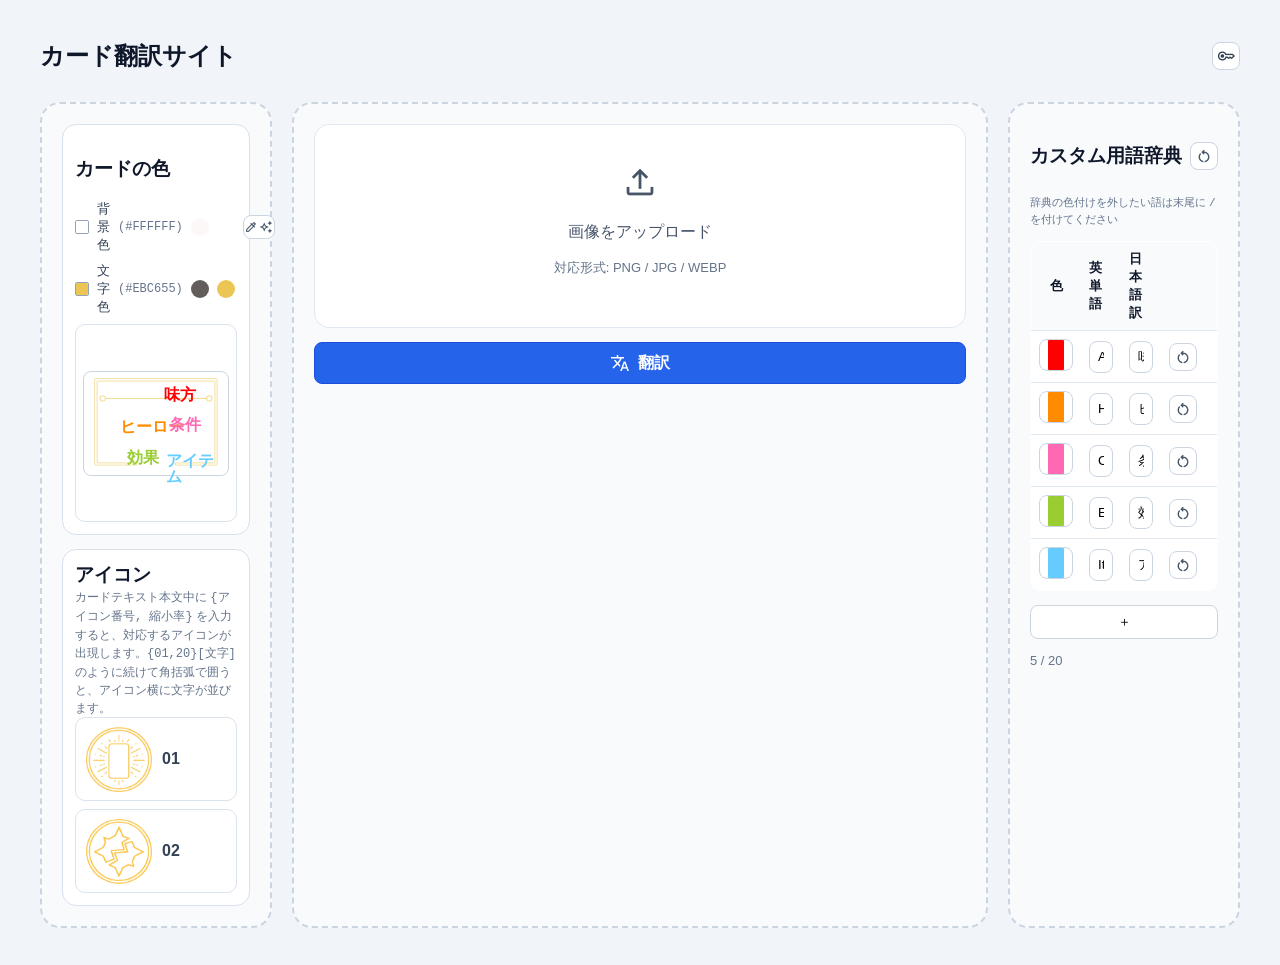
<file: index.html>
<!DOCTYPE html>
<html lang="ja">
<head>
<meta charset="UTF-8">
<title>カード翻訳サイト</title>
<link rel="stylesheet" href="https://fonts.googleapis.com/css2?family=Material+Symbols+Outlined:opsz,wght,FILL,GRAD@20,400,0,0" />

<link rel="stylesheet" href="style.css" />

</head>

<body>

<div class="container">

<div class="title">
<div class="title-text">カード翻訳サイト</div>
<div class="title-actions">
<button id="apiKeyOpenBtn" class="key-icon-btn" type="button" aria-label="APIキー入力を開く">
<span class="material-symbols-outlined">key</span>
</button>
</div>
</div>

<div class="layout">

<!-- カード背景生成 -->

<div class="panel editor-side">
<div class="editor">
<h3>カードの色</h3>
<div class="dict-color-rows">
<div class="dict-color-row">
<input id="bgColorInput" class="color-chip-input" type="color" value="#ffffff" aria-label="背景色を選択">
<span>背景色</span>
<span id="bgColorCode" class="color-code">(#FFFFFF)</span>
<div class="color-row-actions">
<button class="bg-color-preset-btn" type="button" data-color="#FCF8F8" aria-label="背景色を #FCF8F8 にする"></button>
<button id="refreshBgColorBtn" class="color-reset-btn color-action-btn" type="button" aria-label="背景色を再取得">
<span class="material-symbols-outlined">colorize</span>
<span class="material-symbols-outlined">auto_awesome</span>
</button>
</div>
</div>
<div class="dict-color-row">
<input id="textColorInput" class="color-chip-input" type="color" value="#ebc655" aria-label="文字色を選択">
<span>文字色</span>
<span id="textColorCode" class="color-code">(#EBC655)</span>
<div class="color-row-actions">
<button class="text-color-preset-btn" type="button" data-color="#625C5B" aria-label="文字色を #625C5B にする"></button>
<button class="text-color-preset-btn gold" type="button" data-color="#EBC655" aria-label="文字色を #EBC655 にする"></button>
</div>
</div>
</div>
<div class="bg-preview-wrap">
<img id="bgPreviewImage" src="image/flame.png" alt="生成されたカード背景プレビュー">
<div class="bg-preview-glossary" aria-hidden="true">
<span class="bg-preview-word ally">味方</span>
<span class="bg-preview-word hero">ヒーロー</span>
<span class="bg-preview-word condition">条件</span>
<span class="bg-preview-word effect">効果</span>
<span class="bg-preview-word item">アイテム</span>
</div>
</div>
</div>
<div class="editor icon-panel">
<h3>アイコン</h3>
<div class="icon-panel-note">カードテキスト本文中に <code>{アイコン番号, 縮小率}</code> を入力すると、対応するアイコンが出現します。<code>{01,20}[文字]</code> のように続けて角括弧で囲うと、アイコン横に文字が並びます。</div>
<div class="icon-panel-list">
<div class="icon-panel-item">
<img src="image/ability_01.png" alt="ability_01 アイコン">
<span>01</span>
</div>
<div class="icon-panel-item">
<img src="image/ability_02.png" alt="ability_02 アイコン">
<span>02</span>
</div>
</div>
</div>
</div>

<!-- カードアップロード -->

<div class="panel main">

<div class="droparea" id="cardDrop">
<div id="cardDropPlaceholder">
<div class="icon"><span class="material-symbols-outlined">upload</span></div>
<p>画像をアップロード</p>
<p class="meta">対応形式: PNG / JPG / WEBP</p>
</div>
<div class="thumb-viewport">
<button id="prevBtn" class="nav-btn" aria-label="前へ">◀</button>
<div class="thumb-track-wrap">
<div id="thumbTrack" class="thumb-track"></div>
</div>
<button id="nextBtn" class="nav-btn" aria-label="次へ">▶</button>
</div>
</div>
<input id="replaceInput" type="file" accept="image/*" style="display:none;">

<button id="goBtn" class="btn primary action-primary-btn" type="button">
<span class="material-symbols-outlined">translate</span>
<span>翻訳</span>
</button>
<div id="resultPanel" class="result-panel hide">
<div class="result-header">
<h3>翻訳結果</h3>
</div>
<div class="result-viewport">
<button id="resultPrevBtn" class="nav-btn" aria-label="翻訳結果 前へ">◀</button>
<div class="result-track-wrap">
<div id="resultList" class="result-list"></div>
</div>
<button id="resultNextBtn" class="nav-btn" aria-label="翻訳結果 次へ">▶</button>
</div>
</div>
<button id="printBtn" class="btn primary print-action-btn hide" type="button" aria-label="印刷">
<span class="material-symbols-outlined">print</span>
<span>印刷</span>
</button>

</div>

<!-- カスタム用語辞典 -->

<div class="panel side">

<div class="glossary-title-row">
<h3>カスタム用語辞典</h3>
<button id="resetGlossaryBtn" class="glossary-reset-btn" type="button" aria-label="カスタム用語辞典をリセット">
<span class="material-symbols-outlined">restart_alt</span>
</button>
</div>
<div class="glossary-note">辞典の色付けを外したい語は末尾に <code>/</code> を付けてください</div>
<table class="dict-table">
<thead>
<tr>
<th class="color-col">色</th>
<th>英単語</th>
<th>日本語訳</th>
<th class="delete-col"></th>
</tr>
</thead>
<tbody id="termBody"></tbody>
</table>
<button id="addTermBtn" class="btn dict-add" type="button">＋</button>
<div class="meta" id="termMeta">1 / 20</div>

</div>

</div>

</div>

<div id="apiKeyModal" class="modal hide">
<div class="modal-card">
<h3 style="margin:0;">OpenAI API Key</h3>
<div class="field" style="margin:0;">
<label for="openaiApiKey">APIキー</label>
<input id="openaiApiKey" type="password" placeholder="sk-...">
</div>
<div class="meta">APIキーはブラウザ内でのみ使用します</div>
<div class="row">
<button id="apiKeyCloseBtn" class="btn" type="button">閉じる</button>
</div>
</div>
</div>

<iframe id="printRenderFrame" class="print-render-frame" title="印刷専用"></iframe>

<script src="js/state.js"></script>
<script src="js/utils.js"></script>
<script src="js/glossary.js"></script>
<script src="js/cards.js"></script>
<script src="js/theme.js"></script>
<script src="js/api.js"></script>
<script src="js/print.js"></script>
<script src="js/render.js"></script>
<script src="js/app.js"></script>

</body>
</html>
</file>
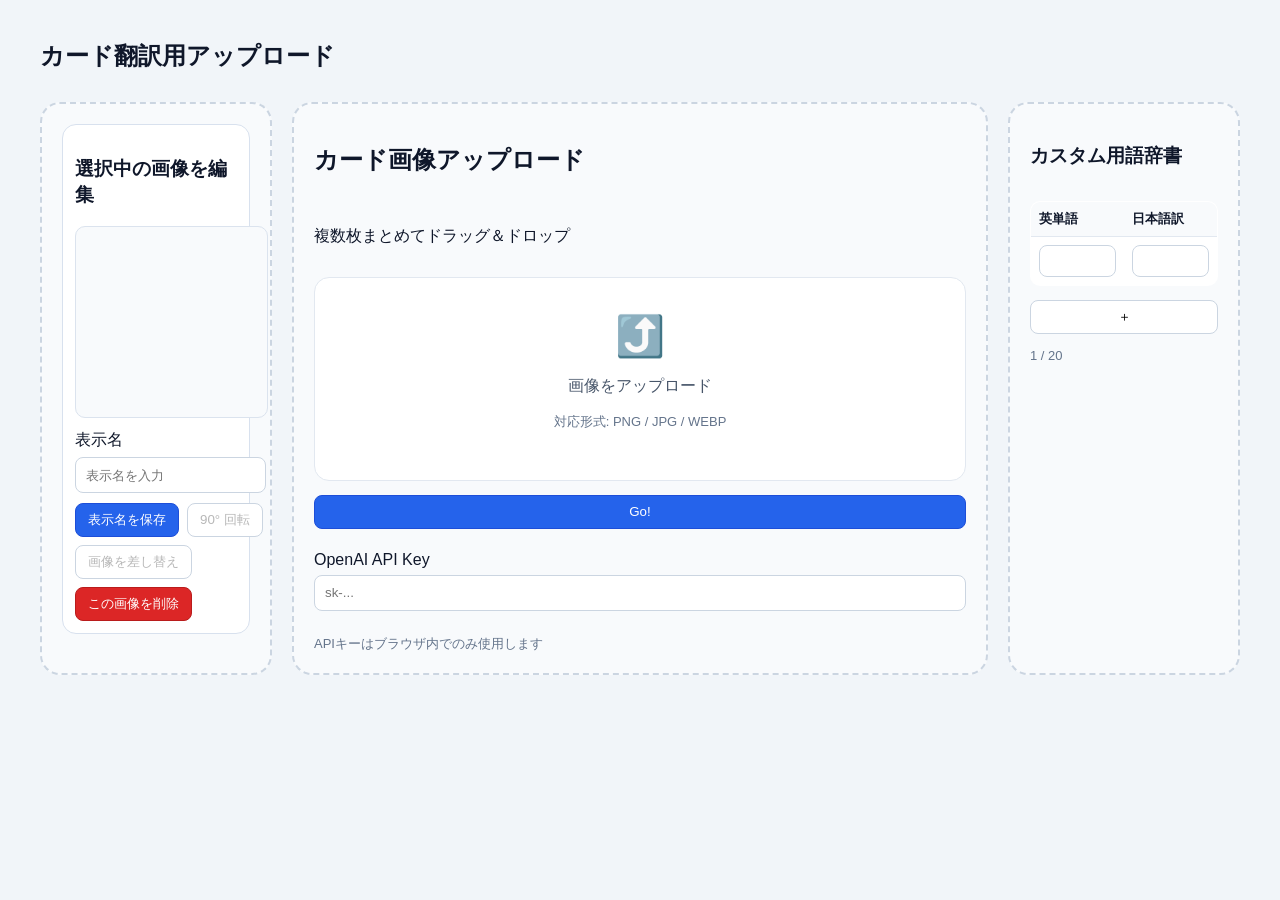
<file: main.html>
<!DOCTYPE html>
<html lang="ja">
<head>
<meta charset="UTF-8">
<title>カード翻訳アップロード</title>

<style>

body{
    margin:0;
    font-family:sans-serif;
    background:#f1f5f9;
    color:#0f172a;
}

.container{
    width:100%;
    padding:40px;
    box-sizing:border-box;
}

.title{
    font-size:24px;
    font-weight:bold;
    margin-bottom:30px;
}

.layout{
    --layout-gap: 20px;
    display:flex;
    gap:var(--layout-gap);
}

.panel{
    background:#f8fafc;
    border:2px dashed #cbd5e1;
    border-radius:20px;
    padding:20px;
    box-sizing:border-box;
    min-width:0;
    display:flex;
    flex-direction:column;
    gap:14px;
}

.main{
    flex:0 0 calc((100% - (var(--layout-gap) * 2)) * 0.6);
    width:calc((100% - (var(--layout-gap) * 2)) * 0.6);
    min-height:400px;
}

.side{
    flex:0 0 calc((100% - (var(--layout-gap) * 2)) * 0.2);
    width:calc((100% - (var(--layout-gap) * 2)) * 0.2);
    min-height:400px;
}

.editor-side{
    flex:0 0 calc((100% - (var(--layout-gap) * 2)) * 0.2);
    width:calc((100% - (var(--layout-gap) * 2)) * 0.2);
    min-height:400px;
}

.droparea{
    background:white;
    border:1px solid #e2e8f0;
    border-radius:15px;
    min-height:170px;
    display:flex;
    align-items:center;
    justify-content:center;
    flex-direction:column;
    text-align:center;
    color:#475569;
    padding:16px;
    transition:all .15s ease;
}

.droparea.has-items{
    justify-content:flex-start;
    align-items:stretch;
}

.droparea.dragover{
    border-color:#3b82f6;
    background:#eff6ff;
}

.thumb-viewport{
    border:1px solid #dbe3ee;
    background:white;
    border-radius:14px;
    padding:8px;
    display:flex;
    align-items:center;
    gap:8px;
}

.thumb-track-wrap{
    overflow-x:scroll;
    overflow-y:hidden;
    scrollbar-gutter:stable;
    flex:1;
}

.thumb-track{
    display:flex;
    gap:8px;
    transition:transform .18s ease;
}

.thumb-item{
    width:248px;
    min-width:248px;
    display:flex;
    flex-direction:column;
    align-items:center;
    gap:4px;
}

.thumb{
    width:100%;
    height:340px;
    border:2px solid transparent;
    border-radius:10px;
    background:#f8fafc;
    cursor:pointer;
    padding:0;
    overflow:hidden;
}

.thumb img{
    width:100%;
    height:100%;
    object-fit:cover;
    display:block;
}

.thumb.active{
    border-color:#2563eb;
    box-shadow:0 0 0 2px #dbeafe inset;
}

.thumb.dragging{
    opacity:.6;
}

.thumb.drag-target{
    border-color:#0ea5e9;
    box-shadow:0 0 0 2px #bae6fd inset;
}

.thumb-order{
    min-width:24px;
    height:24px;
    padding:0 6px;
    border-radius:999px;
    background:rgba(15,23,42,.82);
    color:#fff;
    font-size:12px;
    display:flex;
    align-items:center;
    justify-content:center;
    z-index:2;
    pointer-events:none;
}

.nav-btn{
    width:32px;
    height:32px;
    border-radius:999px;
    border:1px solid #cbd5e1;
    background:#fff;
    cursor:pointer;
}

.nav-btn:disabled{
    opacity:.45;
    cursor:not-allowed;
}

.editor{
    border:1px solid #d8e1ee;
    background:#fff;
    border-radius:14px;
    padding:12px;
    min-height:240px;
}

.editor-grid{
    display:grid;
    grid-template-columns:1fr;
    gap:12px;
}

.editor-preview{
    width:100%;
    height:190px;
    border-radius:10px;
    border:1px solid #dbe3ee;
    overflow:hidden;
    background:#f8fafc;
}

.editor-preview img{
    width:100%;
    height:100%;
    object-fit:cover;
    display:block;
}

.field{
    display:flex;
    flex-direction:column;
    gap:6px;
    margin-bottom:10px;
}

.field input{
    height:34px;
    border:1px solid #cbd5e1;
    border-radius:8px;
    padding:0 10px;
}

.row{
    display:flex;
    gap:8px;
    flex-wrap:wrap;
}

.btn{
    height:34px;
    border-radius:8px;
    border:1px solid #cbd5e1;
    padding:0 12px;
    background:#fff;
    cursor:pointer;
}

.btn.primary{
    background:#2563eb;
    color:#fff;
    border-color:#1d4ed8;
}

.btn.danger{
    background:#dc2626;
    border-color:#b91c1c;
    color:#fff;
}

.meta{
    color:#64748b;
    font-size:13px;
}

.icon{
    font-size:40px;
    margin-bottom:10px;
}

.dict-table{
    width:100%;
    border-collapse:collapse;
    table-layout:fixed;
    background:#fff;
    border:1px solid #dbe3ee;
    border-radius:10px;
    overflow:hidden;
}

.dict-table th,
.dict-table td{
    border-bottom:1px solid #e2e8f0;
    padding:8px;
    text-align:left;
    vertical-align:middle;
}

.dict-table th{
    background:#f8fafc;
    font-size:13px;
}

.dict-table tbody tr:last-child td{
    border-bottom:none;
}

.dict-table input{
    width:100%;
    height:32px;
    box-sizing:border-box;
    border:1px solid #cbd5e1;
    border-radius:8px;
    padding:0 8px;
}

.dict-add{
    width:100%;
}

.result-panel{
    border:1px solid #d8e1ee;
    background:#fff;
    border-radius:14px;
    padding:12px;
}

.result-list{
    display:flex;
    gap:8px;
    transition:transform .18s ease;
}

.result-viewport{
    border:1px solid #dbe3ee;
    background:white;
    border-radius:14px;
    padding:8px;
    display:flex;
    align-items:center;
    gap:8px;
}

.result-track-wrap{
    overflow-x:scroll;
    overflow-y:hidden;
    scrollbar-gutter:stable;
    flex:1;
}

.result-item{
    width:248px;
    min-width:248px;
    display:flex;
    flex-direction:column;
    align-items:center;
    gap:4px;
}

.result-flip{
    width:100%;
    height:340px;
    padding:0;
    border:0;
    background:transparent;
    cursor:pointer;
    perspective:1000px;
}

.result-card{
    width:100%;
    height:100%;
    position:relative;
    transform-style:preserve-3d;
    transition:transform .45s ease;
}

.result-item.flipped .result-card{
    transform:rotateY(180deg);
}

.result-face{
    position:absolute;
    inset:0;
    box-sizing:border-box;
    border:1px solid #dbe3ee;
    border-radius:10px;
    background:#f8fafc;
    padding:8px;
    display:flex;
    flex-direction:column;
    align-items:center;
    text-align:center;
    overflow:hidden;
    backface-visibility:hidden;
}

.result-face.back{
    transform:rotateY(180deg);
}

.result-order{
    min-width:24px;
    height:24px;
    padding:0 6px;
    border-radius:999px;
    background:rgba(15,23,42,.82);
    color:#fff;
    font-size:12px;
    display:flex;
    align-items:center;
    justify-content:center;
    z-index:2;
}

.result-head{
    width:100%;
    font-size:15px;
    font-weight:700;
    line-height:1.2;
    padding-bottom:4px;
    margin-bottom:6px;
    border-bottom:1px solid #cbd5e1;
    white-space:nowrap;
    overflow:hidden;
    text-overflow:ellipsis;
}

.result-row{
    font-size:13px;
    line-height:1.3;
    width:100%;
}

.result-type{
    font-size:11px;
    margin-top:3mm;
}

.hide{
    display:none !important;
}

@media (max-width: 920px){
    .layout{
        flex-direction:column;
    }
    .editor-side,
    .main,
    .side{
        width:auto;
        flex:1 1 auto;
    }
    .editor-preview{
        width:100%;
        height:220px;
    }
}

</style>
</head>

<body>

<div class="container">

<div class="title">
カード翻訳用アップロード
</div>

<div class="layout">

<!-- 選択中カード編集 -->

<div class="panel editor-side">
<div class="editor">
<h3>選択中の画像を編集</h3>
<div class="editor-grid">
<div class="editor-preview">
<img id="editorPreview" alt="選択中画像">
</div>
<div>
<div class="field">
<label for="displayName">表示名</label>
<input id="displayName" type="text" placeholder="表示名を入力">
</div>
<div class="meta" id="fileInfo"></div>
<div class="row" style="margin-top:10px;">
<button id="saveNameBtn" class="btn primary">表示名を保存</button>
<button id="rotateBtn" class="btn">90° 回転</button>
<button id="replaceBtn" class="btn">画像を差し替え</button>
<button id="deleteBtn" class="btn danger">この画像を削除</button>
</div>
<input id="replaceInput" type="file" accept="image/*" style="display:none;">
</div>
</div>
</div>
</div>

<!-- カードアップロード -->

<div class="panel main">

<h2 id="cardUploadTitle">カード画像アップロード</h2>
<p id="cardUploadHint">複数枚まとめてドラッグ＆ドロップ</p>

<div class="droparea" id="cardDrop">
<div id="cardDropPlaceholder">
<div class="icon">⤴️</div>
<p>画像をアップロード</p>
<p class="meta">対応形式: PNG / JPG / WEBP</p>
</div>
<div class="thumb-viewport">
<button id="prevBtn" class="nav-btn" aria-label="前へ">◀</button>
<div class="thumb-track-wrap">
<div id="thumbTrack" class="thumb-track"></div>
</div>
<button id="nextBtn" class="nav-btn" aria-label="次へ">▶</button>
</div>
</div>

<button id="goBtn" class="btn primary" type="button">Go!</button>
<div class="field" style="margin-top:8px;">
<label for="openaiApiKey">OpenAI API Key</label>
<input id="openaiApiKey" type="password" placeholder="sk-...">
</div>
<div class="meta">APIキーはブラウザ内でのみ使用します</div>
<div id="resultPanel" class="result-panel hide">
<h3>翻訳結果</h3>
<div class="result-viewport">
<button id="resultPrevBtn" class="nav-btn" aria-label="翻訳結果 前へ">◀</button>
<div class="result-track-wrap">
<div id="resultList" class="result-list"></div>
</div>
<button id="resultNextBtn" class="nav-btn" aria-label="翻訳結果 次へ">▶</button>
</div>
</div>

</div>

<!-- カスタム用語辞書 -->

<div class="panel side">

<h3>カスタム用語辞書</h3>
<table class="dict-table">
<thead>
<tr>
<th>英単語</th>
<th>日本語訳</th>
</tr>
</thead>
<tbody id="termBody">
<tr>
<td><input type="text" aria-label="英単語 1"></td>
<td><input type="text" aria-label="日本語訳 1"></td>
</tr>
</tbody>
</table>
<button id="addTermBtn" class="btn dict-add" type="button">＋</button>
<div class="meta" id="termMeta">1 / 20</div>

</div>

</div>

</div>

<script>
const cardDrop = document.getElementById("cardDrop");
const cardDropPlaceholder = document.getElementById("cardDropPlaceholder");
const cardUploadTitle = document.getElementById("cardUploadTitle");
const cardUploadHint = document.getElementById("cardUploadHint");
const thumbTrack = document.getElementById("thumbTrack");
const thumbViewport = document.querySelector("#cardDrop .thumb-viewport");
const thumbTrackWrap = document.querySelector(".thumb-track-wrap");
const prevBtn = document.getElementById("prevBtn");
const nextBtn = document.getElementById("nextBtn");
const editorPreview = document.getElementById("editorPreview");
const displayName = document.getElementById("displayName");
const fileInfo = document.getElementById("fileInfo");
const saveNameBtn = document.getElementById("saveNameBtn");
const rotateBtn = document.getElementById("rotateBtn");
const replaceBtn = document.getElementById("replaceBtn");
const deleteBtn = document.getElementById("deleteBtn");
const replaceInput = document.getElementById("replaceInput");
const goBtn = document.getElementById("goBtn");
const openaiApiKey = document.getElementById("openaiApiKey");
const resultPanel = document.getElementById("resultPanel");
const resultList = document.getElementById("resultList");
const resultTrackWrap = document.querySelector(".result-track-wrap");
const resultPrevBtn = document.getElementById("resultPrevBtn");
const resultNextBtn = document.getElementById("resultNextBtn");
const termBody = document.getElementById("termBody");
const addTermBtn = document.getElementById("addTermBtn");
const termMeta = document.getElementById("termMeta");

let cards = [];
let selectedId = null;
let viewStart = 0;
let resultViewStart = 0;
let draggingCardId = null;
let syncingScroll = false;
const flippedResultIds = new Set();
const thumbStep = 256;
const maxTerms = 20;
const orderSymbols = ["①","②","③","④","⑤","⑥","⑦","⑧","⑨","⑩","⑪","⑫","⑬","⑭","⑮","⑯","⑰","⑱","⑲","⑳"];
const itemGap = 8;

function createCardData(file){
    return {
        id: crypto.randomUUID(),
        file,
        url: URL.createObjectURL(file),
        displayName: file.name,
        rotation: 0,
        extractedTitle: "",
        extractedEffect: "",
        extractedType: "",
        extracting: false,
        extractError: ""
    };
}

function addCardFiles(fileList){
    const imageFiles = Array.from(fileList).filter(f => f.type.startsWith("image/"));
    const next = imageFiles.map(createCardData);
    cards = cards.concat(next);

    if(!selectedId && cards.length > 0){
        selectedId = cards[0].id;
    }
    render();
}

function cleanupRemovedUrls(oldCards, nextCards){
    const nextIds = new Set(nextCards.map(c => c.id));
    oldCards.forEach(c => {
        if(!nextIds.has(c.id)){
            URL.revokeObjectURL(c.url);
        }
    });
}

function setSelected(id){
    selectedId = id;
    const idx = cards.findIndex(c => c.id === id);
    const visibleCount = getVisibleCount(thumbTrackWrap);
    if(idx !== -1){
        if(idx < viewStart) viewStart = idx;
        if(idx >= viewStart + visibleCount) viewStart = idx - visibleCount + 1;
    }
    render();
}

function updateEditor(){
    const selected = cards.find(c => c.id === selectedId);
    if(!selected){
        editorPreview.removeAttribute("src");
        editorPreview.style.display = "none";
        displayName.value = "";
        fileInfo.textContent = "";
        saveNameBtn.disabled = true;
        rotateBtn.disabled = true;
        replaceBtn.disabled = true;
        deleteBtn.disabled = true;
        return;
    }
    saveNameBtn.disabled = false;
    rotateBtn.disabled = false;
    replaceBtn.disabled = false;
    deleteBtn.disabled = false;
    editorPreview.style.display = "block";
    editorPreview.src = selected.url;
    editorPreview.style.transform = "rotate(" + selected.rotation + "deg)";
    displayName.value = selected.displayName;
    fileInfo.textContent = "元ファイル: " + selected.file.name + " / " + Math.round(selected.file.size / 1024) + "KB";
}

function getOrderLabel(index){
    return orderSymbols[index] || String(index + 1);
}

function getSourceTitle(card){
    return card.file.name.replace(/\.[^.]+$/, "");
}

function escapeHtml(text){
    return String(text)
        .replaceAll("&", "&amp;")
        .replaceAll("<", "&lt;")
        .replaceAll(">", "&gt;")
        .replaceAll('"', "&quot;")
        .replaceAll("'", "&#39;");
}

function getCardBackTitle(card){
    return card.extractedTitle || getSourceTitle(card);
}

function getCardBackEffect(card){
    if(card.extracting) return "読み取り中...";
    if(card.extractError) return "読み取りエラー";
    return card.extractedEffect || "Go! で英語テキストを読み取り";
}

function getCardBackType(card){
    if(card.extracting) return "読み取り中...";
    if(card.extractError) return card.extractError;
    return card.extractedType || "未取得";
}

function fileToDataUrl(file){
    return new Promise((resolve, reject) => {
        const reader = new FileReader();
        reader.onload = () => resolve(String(reader.result || ""));
        reader.onerror = () => reject(new Error("画像の読み込みに失敗しました"));
        reader.readAsDataURL(file);
    });
}

function sleep(ms){
    return new Promise(resolve => setTimeout(resolve, ms));
}

async function fetchOpenAIWithRetry(url, init, retries){
    for(let attempt = 0; attempt <= retries; attempt += 1){
        const response = await fetch(url, init);
        if(response.status !== 429 || attempt === retries){
            return response;
        }

        const retryAfterHeader = response.headers.get("retry-after");
        const retryAfterMs = retryAfterHeader ? Math.max(0, Number(retryAfterHeader) * 1000) : 0;
        const backoffMs = retryAfterMs || (1500 * Math.pow(2, attempt));
        await sleep(backoffMs);
    }
    throw new Error("API再試行に失敗しました");
}

async function extractCardText(card, apiKey){
    card.extracting = true;
    card.extractError = "";
    renderResultCards();

    try{
        const imageDataUrl = await fileToDataUrl(card.file);
        const response = await fetchOpenAIWithRetry("https://api.openai.com/v1/chat/completions", {
            method: "POST",
            headers: {
                "Content-Type": "application/json",
                "Authorization": "Bearer " + apiKey
            },
            body: JSON.stringify({
                model: "gpt-4.1-mini",
                messages: [
                    {
                        role: "system",
                        content: "You extract text from trading card images. Return JSON only."
                    },
                    {
                        role: "user",
                        content: [
                            {
                                type: "text",
                                text: "Read the card and extract English title, card effect text, and card type. If unknown, return empty string."
                            },
                            {
                                type: "image_url",
                                image_url: { url: imageDataUrl }
                            }
                        ]
                    }
                ],
                response_format: {
                    type: "json_schema",
                    json_schema: {
                        name: "card_ocr",
                        strict: true,
                        schema: {
                            type: "object",
                            properties: {
                                title: { type: "string" },
                                effect: { type: "string" },
                                cardType: { type: "string" }
                            },
                            required: ["title", "effect", "cardType"],
                            additionalProperties: false
                        }
                    }
                }
            })
        }, 3);

        if(!response.ok){
            let detail = "";
            try{
                const errJson = await response.json();
                detail = errJson && errJson.error && errJson.error.message ? errJson.error.message : "";
            }catch(_e){
                detail = "";
            }
            throw new Error("APIエラー " + response.status + (detail ? ": " + detail : ""));
        }

        const data = await response.json();
        const content = data.choices && data.choices[0] && data.choices[0].message ? data.choices[0].message.content : "{}";
        const parsed = JSON.parse(content || "{}");

        card.extractedTitle = (parsed.title || "").trim();
        card.extractedEffect = (parsed.effect || "").trim();
        card.extractedType = (parsed.cardType || "").trim();
    }catch(error){
        card.extractError = error instanceof Error ? error.message : "読み取りに失敗しました";
    }finally{
        card.extracting = false;
        renderResultCards();
    }
}

function getVisibleCount(trackWrap){
    if(!trackWrap) return 1;
    return Math.max(1, Math.floor((trackWrap.clientWidth + itemGap) / thumbStep));
}

function getMaxStart(trackWrap){
    return Math.max(0, cards.length - getVisibleCount(trackWrap));
}

function syncTrackScroll(sourceWrap, targetWrap){
    if(syncingScroll || !sourceWrap || !targetWrap) return;
    syncingScroll = true;
    targetWrap.scrollLeft = sourceWrap.scrollLeft;
    syncingScroll = false;
}

function moveCardBefore(sourceId, targetId){
    const sourceIndex = cards.findIndex(c => c.id === sourceId);
    const targetIndex = cards.findIndex(c => c.id === targetId);
    if(sourceIndex === -1 || targetIndex === -1 || sourceIndex === targetIndex){
        return;
    }

    const nextCards = cards.slice();
    const moved = nextCards.splice(sourceIndex, 1)[0];
    const insertIndex = sourceIndex < targetIndex ? targetIndex - 1 : targetIndex;
    nextCards.splice(insertIndex, 0, moved);
    cards = nextCards;
    render();
}

function renderThumbs(){
    thumbTrack.innerHTML = "";
    cards.forEach((card, index) => {
        const item = document.createElement("div");
        item.className = "thumb-item";

        const btn = document.createElement("button");
        btn.className = "thumb" + (card.id === selectedId ? " active" : "");
        btn.type = "button";
        btn.title = card.displayName;
        btn.draggable = true;
        btn.addEventListener("click", () => setSelected(card.id));
        btn.addEventListener("dragstart", (e) => {
            draggingCardId = card.id;
            btn.classList.add("dragging");
            if(e.dataTransfer){
                e.dataTransfer.effectAllowed = "move";
                e.dataTransfer.setData("text/plain", card.id);
            }
        });
        btn.addEventListener("dragend", () => {
            draggingCardId = null;
            btn.classList.remove("dragging");
        });
        btn.addEventListener("dragover", (e) => {
            if(!draggingCardId || draggingCardId === card.id) return;
            e.preventDefault();
            btn.classList.add("drag-target");
            if(e.dataTransfer){
                e.dataTransfer.dropEffect = "move";
            }
        });
        btn.addEventListener("dragleave", () => {
            btn.classList.remove("drag-target");
        });
        btn.addEventListener("drop", (e) => {
            e.preventDefault();
            btn.classList.remove("drag-target");
            const sourceId = draggingCardId || (e.dataTransfer ? e.dataTransfer.getData("text/plain") : "");
            if(!sourceId || sourceId === card.id) return;
            moveCardBefore(sourceId, card.id);
        });

        const img = document.createElement("img");
        img.src = card.url;
        img.alt = card.displayName;
        img.style.transform = "rotate(" + card.rotation + "deg)";
        const order = document.createElement("span");
        order.className = "thumb-order";
        order.textContent = getOrderLabel(index);
        btn.appendChild(img);
        item.appendChild(order);
        item.appendChild(btn);
        thumbTrack.appendChild(item);
    });

    const visibleCount = getVisibleCount(thumbTrackWrap);
    const maxStart = getMaxStart(thumbTrackWrap);
    if(viewStart > maxStart) viewStart = maxStart;
    thumbTrackWrap.scrollLeft = viewStart * thumbStep;
    prevBtn.disabled = viewStart <= 0;
    nextBtn.disabled = viewStart >= maxStart;
}

function renderResultCards(){
    resultList.innerHTML = "";

    if(cards.length === 0){
        const empty = document.createElement("div");
        empty.className = "meta";
        empty.textContent = "カードがありません";
        resultList.appendChild(empty);
        resultViewStart = 0;
        resultTrackWrap.scrollLeft = 0;
        resultPrevBtn.disabled = true;
        resultNextBtn.disabled = true;
        return;
    }

    cards.forEach((card, index) => {
        const itemEl = document.createElement("div");
        itemEl.className = "result-item";
        if(flippedResultIds.has(card.id)){
            itemEl.classList.add("flipped");
        }
        itemEl.innerHTML =
            '<span class="result-order">' + getOrderLabel(index) + "</span>" +
            '<button class="result-flip" type="button" aria-label="翻訳結果カードを裏返す">' +
            '<div class="result-card">' +
            '<div class="result-face front">' +
            '<div class="result-head">' + escapeHtml(card.displayName) + "</div>" +
            '<div class="result-row">（翻訳結果）</div>' +
            '<div class="result-row result-type">（翻訳結果）</div>' +
            "</div>" +
            '<div class="result-face back">' +
            '<div class="result-head">' + escapeHtml(getCardBackTitle(card)) + "</div>" +
            '<div class="result-row">' + escapeHtml(getCardBackEffect(card)) + "</div>" +
            '<div class="result-row result-type">' + escapeHtml(getCardBackType(card)) + "</div>" +
            "</div>" +
            "</div>" +
            "</button>";
        itemEl.querySelector(".result-flip").addEventListener("click", () => {
            if(flippedResultIds.has(card.id)){
                flippedResultIds.delete(card.id);
                itemEl.classList.remove("flipped");
            }else{
                flippedResultIds.add(card.id);
                itemEl.classList.add("flipped");
            }
        });
        resultList.appendChild(itemEl);
    });

    const maxStart = getMaxStart(resultTrackWrap);
    if(resultViewStart > maxStart) resultViewStart = maxStart;
    resultTrackWrap.scrollLeft = resultViewStart * thumbStep;
    resultPrevBtn.disabled = resultViewStart <= 0;
    resultNextBtn.disabled = resultViewStart >= maxStart;
}

function render(){
    const hasCards = cards.length > 0;
    cardUploadTitle.classList.toggle("hide", hasCards);
    cardUploadHint.classList.toggle("hide", hasCards);
    cardDrop.classList.toggle("has-items", hasCards);
    cardDropPlaceholder.classList.toggle("hide", hasCards);
    thumbViewport.classList.toggle("hide", !hasCards);
    renderThumbs();
    updateEditor();
    if(!resultPanel.classList.contains("hide")){
        renderResultCards();
    }
}

function setupDropArea(area, onFiles){
    area.addEventListener("dragover", (e) => {
        e.preventDefault();
        area.classList.add("dragover");
    });
    area.addEventListener("dragleave", () => area.classList.remove("dragover"));
    area.addEventListener("drop", (e) => {
        e.preventDefault();
        area.classList.remove("dragover");
        if(e.dataTransfer && e.dataTransfer.files){
            onFiles(e.dataTransfer.files);
        }
    });
}

setupDropArea(cardDrop, addCardFiles);

function updateTermMeta(){
    const count = termBody.querySelectorAll("tr").length;
    termMeta.textContent = count + " / " + maxTerms;
    addTermBtn.disabled = count >= maxTerms;
}

function addTermRow(){
    const count = termBody.querySelectorAll("tr").length;
    if(count >= maxTerms) return;

    const rowNo = count + 1;
    const tr = document.createElement("tr");
    tr.innerHTML = '<td><input type="text" aria-label="英単語 ' + rowNo + '"></td><td><input type="text" aria-label="日本語訳 ' + rowNo + '"></td>';
    termBody.appendChild(tr);
    updateTermMeta();
}

addTermBtn.addEventListener("click", addTermRow);
goBtn.addEventListener("click", async () => {
    const apiKey = openaiApiKey.value.trim();
    if(!apiKey){
        alert("OpenAI API Key を入力してください");
        return;
    }
    resultPanel.classList.remove("hide");
    goBtn.disabled = true;
    goBtn.textContent = "読み取り中...";
    try{
        for(const card of cards){
            await extractCardText(card, apiKey);
        }
    }finally{
        goBtn.disabled = false;
        goBtn.textContent = "Go!";
        renderResultCards();
    }
});

prevBtn.addEventListener("click", () => {
    viewStart = Math.max(0, viewStart - 1);
    render();
});

nextBtn.addEventListener("click", () => {
    const maxStart = getMaxStart(thumbTrackWrap);
    viewStart = Math.min(maxStart, viewStart + 1);
    render();
});

resultPrevBtn.addEventListener("click", () => {
    resultViewStart = Math.max(0, resultViewStart - 1);
    renderResultCards();
});

resultNextBtn.addEventListener("click", () => {
    const maxStart = getMaxStart(resultTrackWrap);
    resultViewStart = Math.min(maxStart, resultViewStart + 1);
    renderResultCards();
});

thumbTrackWrap.addEventListener("scroll", () => {
    viewStart = Math.round(thumbTrackWrap.scrollLeft / thumbStep);
    const maxStart = getMaxStart(thumbTrackWrap);
    if(viewStart > maxStart) viewStart = maxStart;
    prevBtn.disabled = viewStart <= 0;
    nextBtn.disabled = viewStart >= maxStart;
    syncTrackScroll(thumbTrackWrap, resultTrackWrap);
});

resultTrackWrap.addEventListener("scroll", () => {
    resultViewStart = Math.round(resultTrackWrap.scrollLeft / thumbStep);
    const maxStart = getMaxStart(resultTrackWrap);
    if(resultViewStart > maxStart) resultViewStart = maxStart;
    resultPrevBtn.disabled = resultViewStart <= 0;
    resultNextBtn.disabled = resultViewStart >= maxStart;
    syncTrackScroll(resultTrackWrap, thumbTrackWrap);
});

saveNameBtn.addEventListener("click", () => {
    const selected = cards.find(c => c.id === selectedId);
    if(!selected) return;
    selected.displayName = displayName.value.trim() || selected.file.name;
    render();
});

rotateBtn.addEventListener("click", () => {
    const selected = cards.find(c => c.id === selectedId);
    if(!selected) return;
    selected.rotation = (selected.rotation + 90) % 360;
    render();
});

replaceBtn.addEventListener("click", () => replaceInput.click());

replaceInput.addEventListener("change", () => {
    const selected = cards.find(c => c.id === selectedId);
    const file = replaceInput.files && replaceInput.files[0];
    if(!selected || !file || !file.type.startsWith("image/")) return;

    URL.revokeObjectURL(selected.url);
    selected.file = file;
    selected.url = URL.createObjectURL(file);
    selected.rotation = 0;
    selected.extractedTitle = "";
    selected.extractedEffect = "";
    selected.extractedType = "";
    selected.extractError = "";
    selected.extracting = false;
    if(!selected.displayName){
        selected.displayName = file.name;
    }
    replaceInput.value = "";
    render();
});

deleteBtn.addEventListener("click", () => {
    if(!selectedId) return;
    flippedResultIds.delete(selectedId);
    const oldCards = cards.slice();
    cards = cards.filter(c => c.id !== selectedId);
    cleanupRemovedUrls(oldCards, cards);
    selectedId = cards.length ? cards[Math.max(0, Math.min(viewStart, cards.length - 1))].id : null;
    render();
});

window.addEventListener("resize", render);

render();
updateTermMeta();
</script>

</body>
</html>
</file>
<file: style.css>
@font-face{
    font-family:"Corporate Mincho ver3";
    src:local("Corporate Mincho ver3"),
        local("コーポレート明朝 ver3"),
        url("font/Corporate-Mincho-ver3.otf") format("opentype");
    font-display:swap;
}

body{
    margin:0;
    font-family:sans-serif;
    background:#f1f5f9;
    color:#0f172a;
}

.container{
    width:100%;
    padding:40px;
    box-sizing:border-box;
}

.title{
    display:flex;
    align-items:center;
    justify-content:space-between;
    margin-bottom:30px;
}

.title-text{
    font-size:24px;
    font-weight:bold;
}

.title-actions{
    display:flex;
    align-items:center;
    gap:8px;
}

.key-icon-btn,
.thumb-icon-btn,
.glossary-reset-btn,
.color-reset-btn,
.term-reset-btn,
.term-delete-btn,
.result-edit-toggle-btn{
    border:1px solid #cbd5e1;
    border-radius:8px;
    background:#fff;
    display:flex;
    align-items:center;
    justify-content:center;
    cursor:pointer;
}

.key-icon-btn{
    width:28px;
    height:28px;
    color:#334155;
}

.material-symbols-outlined{
    font-size:18px;
    line-height:1;
}

.modal{
    position:fixed;
    inset:0;
    background:rgba(15,23,42,.35);
    display:flex;
    align-items:center;
    justify-content:center;
    z-index:50;
}

.modal-card{
    width:min(420px, calc(100vw - 32px));
    background:#fff;
    border:1px solid #cbd5e1;
    border-radius:12px;
    padding:14px;
    box-sizing:border-box;
    display:flex;
    flex-direction:column;
    gap:10px;
}

.print-render-frame{
    width:0;
    height:0;
    border:0;
    position:absolute;
    left:-9999px;
    top:-9999px;
}

.layout{
    --layout-gap: 20px;
    display:flex;
    gap:var(--layout-gap);
}

.panel{
    background:#f8fafc;
    border:2px dashed #cbd5e1;
    border-radius:20px;
    padding:20px;
    box-sizing:border-box;
    min-width:0;
    display:flex;
    flex-direction:column;
    gap:14px;
}

.main{
    flex:0 0 calc((100% - (var(--layout-gap) * 2)) * 0.6);
    width:calc((100% - (var(--layout-gap) * 2)) * 0.6);
    min-height:400px;
}

.side{
    flex:0 0 calc((100% - (var(--layout-gap) * 2)) * 0.2);
    width:calc((100% - (var(--layout-gap) * 2)) * 0.2);
    min-height:400px;
}

.editor-side{
    flex:0 0 calc((100% - (var(--layout-gap) * 2)) * 0.2);
    width:calc((100% - (var(--layout-gap) * 2)) * 0.2);
    min-height:400px;
}

.droparea{
    background:white;
    border:1px solid #e2e8f0;
    border-radius:15px;
    min-height:170px;
    display:flex;
    align-items:center;
    justify-content:center;
    flex-direction:column;
    text-align:center;
    color:#475569;
    padding:16px;
    transition:all .15s ease;
}

.droparea.has-items{
    justify-content:flex-start;
    align-items:stretch;
}

.droparea.dragover{
    border-color:#3b82f6;
    background:#eff6ff;
}

.thumb-viewport{
    border:1px solid #dbe3ee;
    background:white;
    border-radius:14px;
    padding:8px;
    display:flex;
    align-items:center;
    gap:8px;
}

.thumb-track-wrap{
    overflow-x:scroll;
    overflow-y:hidden;
    scrollbar-gutter:stable;
    flex:1;
}

.thumb-track{
    display:flex;
    gap:8px;
    transition:transform .18s ease;
}

.thumb-item{
    width:248px;
    min-width:248px;
    display:flex;
    flex-direction:column;
    align-items:center;
    gap:4px;
}

.thumb{
    width:100%;
    height:340px;
    border:2px solid transparent;
    border-radius:10px;
    background:#f8fafc;
    cursor:pointer;
    padding:0;
    overflow:hidden;
}

.thumb-actions{
    width:100%;
    display:flex;
    align-items:center;
    justify-content:space-between;
    gap:6px;
}

.thumb-replace-btn{
    flex:1;
}

.thumb-icon-btn{
    width:32px;
    height:32px;
    color:#475569;
}

.thumb-icon-btn.danger{
    color:#b91c1c;
    border-color:#fca5a5;
    background:#fff5f5;
}

.thumb img{
    width:100%;
    height:100%;
    object-fit:cover;
    display:block;
}

.thumb.active{
    border-color:#2563eb;
    box-shadow:0 0 0 2px #dbeafe inset;
}

.thumb.dragging{
    opacity:.6;
}

.thumb.drag-target{
    border-color:#0ea5e9;
    box-shadow:0 0 0 2px #bae6fd inset;
}

.thumb-order{
    min-width:24px;
    height:24px;
    padding:0 6px;
    border-radius:999px;
    background:rgba(15,23,42,.82);
    color:#fff;
    font-size:12px;
    display:flex;
    align-items:center;
    justify-content:center;
    z-index:2;
    pointer-events:none;
}

.nav-btn{
    width:32px;
    height:32px;
    border-radius:999px;
    border:1px solid #cbd5e1;
    background:#fff;
    cursor:pointer;
}

.nav-btn:disabled{
    opacity:.45;
    cursor:not-allowed;
}

.editor{
    border:1px solid #d8e1ee;
    background:#fff;
    border-radius:14px;
    padding:12px;
    min-height:240px;
}

.icon-panel{
    min-height:auto;
    gap:10px;
}

.icon-panel h3{
    margin:0;
}

.icon-panel-note{
    color:#64748b;
    font-size:12px;
    line-height:1.5;
}

.icon-panel-note code{
    font-family:monospace;
    font-size:12px;
}

.icon-panel-list{
    display:flex;
    flex-direction:column;
    gap:8px;
}

.icon-panel-item{
    display:flex;
    align-items:center;
    gap:10px;
    padding:8px 10px;
    border:1px solid #dbe3ee;
    border-radius:10px;
    background:#fff;
}

.icon-panel-item img{
    width:66px;
    height:66px;
    object-fit:contain;
    display:block;
}

.icon-panel-item span{
    font-weight:700;
    color:#334155;
}

.editor-grid{
    display:grid;
    grid-template-columns:1fr;
    gap:12px;
}

.editor-preview{
    width:100%;
    height:190px;
    border-radius:10px;
    border:1px solid #dbe3ee;
    overflow:hidden;
    background:#f8fafc;
}

.editor-preview img{
    width:100%;
    height:100%;
    object-fit:cover;
    display:block;
}

.field{
    display:flex;
    flex-direction:column;
    gap:6px;
    margin-bottom:10px;
}

.field input{
    height:34px;
    border:1px solid #cbd5e1;
    border-radius:8px;
    padding:0 10px;
}

.row{
    display:flex;
    gap:8px;
    flex-wrap:wrap;
}

.btn{
    height:34px;
    border-radius:8px;
    border:1px solid #cbd5e1;
    padding:0 12px;
    background:#fff;
    cursor:pointer;
}

.btn.primary{
    background:#2563eb;
    color:#fff;
    border-color:#1d4ed8;
}

.action-primary-btn,
.print-action-btn{
    display:flex;
    align-items:center;
    justify-content:center;
    gap:8px;
    height:42px;
    padding:0 18px;
    font-size:16px;
    font-weight:700;
}

.action-primary-btn .material-symbols-outlined,
.print-action-btn .material-symbols-outlined{
    font-size:20px;
}

.print-action-btn .material-symbols-outlined{
    font-size:60px;
}

.btn.danger{
    background:#dc2626;
    border-color:#b91c1c;
    color:#fff;
}

.meta{
    color:#64748b;
    font-size:13px;
}

.icon{
    margin-bottom:10px;
}

.icon .material-symbols-outlined{
    font-size:40px;
}

.dict-table{
    width:100%;
    border-collapse:collapse;
    table-layout:fixed;
    background:#fff;
    border:1px solid #dbe3ee;
    border-radius:10px;
    overflow:hidden;
}

.dict-table th,
.dict-table td{
    border-bottom:1px solid #e2e8f0;
    padding:8px;
    text-align:left;
    vertical-align:middle;
}

.dict-table .color-col{
    width:34px;
    text-align:center;
}

.dict-table .delete-col{
    width:40px;
    text-align:center;
}

.glossary-title-row{
    display:flex;
    align-items:center;
    justify-content:space-between;
    gap:8px;
}

.glossary-note{
    margin-top:-6px;
    color:#64748b;
    font-size:11px;
    line-height:1.4;
}

.glossary-note code{
    font-family:monospace;
    font-size:11px;
}

.glossary-reset-btn{
    width:28px;
    height:28px;
    color:#475569;
}

.color-reset-btn{
    width:24px;
    height:24px;
    color:#475569;
    margin-left:auto;
}

.text-color-preset-btn{
    width:18px;
    height:18px;
    border:0;
    border-radius:999px;
    background:#625C5B;
    padding:0;
    cursor:pointer;
    flex:0 0 auto;
    grid-column:1;
}

.text-color-preset-btn.gold{
    background:#EBC655;
    grid-column:2;
}

.bg-color-preset-btn{
    width:18px;
    height:18px;
    border:0;
    border-radius:999px;
    background:#FCF8F8;
    padding:0;
    cursor:pointer;
    flex:0 0 auto;
    grid-column:1;
}

.color-action-btn{
    width:32px;
    height:24px;
    gap:1px;
    padding:0 2px;
    grid-column:3;
}

.color-action-btn .material-symbols-outlined{
    font-size:14px;
}

.term-delete-btn{
    width:28px;
    height:28px;
    color:#475569;
    position:relative;
}

.term-reset-btn{
    width:28px;
    height:28px;
    color:#475569;
}

.term-delete-btn .material-symbols-outlined{
    font-size:18px;
}

.term-reset-btn .material-symbols-outlined{
    font-size:18px;
}

.term-delete-btn.locked{
    cursor:not-allowed;
    color:#94a3b8;
    border-color:#cbd5e1;
    background:#f8fafc;
}

.term-delete-btn.locked::after{
    content:"";
    position:absolute;
    left:5px;
    right:5px;
    top:13px;
    border-top:2px solid #ef4444;
    transform:rotate(-28deg);
}

.dict-table th{
    background:#f8fafc;
    font-size:13px;
}

.dict-table tbody tr:last-child td{
    border-bottom:none;
}

.dict-table input{
    width:100%;
    height:32px;
    box-sizing:border-box;
    border:1px solid #cbd5e1;
    border-radius:8px;
    padding:0 8px;
}

.dict-color-rows{
    display:flex;
    flex-direction:column;
    gap:8px;
    margin-bottom:8px;
}

.dict-color-row{
    display:flex;
    align-items:center;
    gap:8px;
    font-size:13px;
    color:#334155;
}

.dict-color-row .color-code{
    margin-right:auto;
}

.color-row-actions{
    display:grid;
    grid-template-columns:18px 18px 32px;
    align-items:center;
    column-gap:8px;
}

.color-code{
    color:#64748b;
    font-family:monospace;
    font-size:12px;
}

.color-chip-input{
    width:14px;
    height:14px;
    padding:0;
    border:1px solid #94a3b8;
    border-radius:2px;
    cursor:pointer;
    flex:0 0 auto;
    background:none;
}

.color-chip-input::-webkit-color-swatch-wrapper{
    padding:0;
}

.color-chip-input::-webkit-color-swatch{
    border:none;
    border-radius:1px;
}

.dict-add{
    width:100%;
}

.bg-preview-wrap{
    border:1px solid #dbe3ee;
    border-radius:10px;
    background:#fff;
    min-height:180px;
    display:flex;
    align-items:center;
    justify-content:center;
    padding:8px;
    position:relative;
    overflow:hidden;
}

.bg-preview-wrap img{
    width:100%;
    height:auto;
    border-radius:8px;
    border:1px solid #cbd5e1;
    display:block;
}

.bg-preview-glossary{
    position:absolute;
    inset:16px;
    pointer-events:none;
    font-weight:700;
    line-height:1;
}

.bg-preview-word{
    position:absolute;
    font-size:16px;
    text-shadow:0 1px 1px rgba(255,255,255,.28);
}

.bg-preview-word.ally{
    left:56%;
    top:28%;
    color:#ff0000;
}

.bg-preview-word.hero{
    left:22%;
    top:47%;
    color:#ff8c00;
}

.bg-preview-word.condition{
    left:60%;
    top:46%;
    color:#ff69b4;
}

.bg-preview-word.effect{
    left:27%;
    top:66%;
    color:#9acd32;
}

.bg-preview-word.item{
    left:58%;
    top:68%;
    color:#66ccff;
}

.result-panel{
    border:1px solid #d8e1ee;
    background:#fff;
    border-radius:14px;
    padding:12px;
}

.result-header{
    display:flex;
    align-items:center;
    gap:8px;
    margin-bottom:12px;
}

.result-header h3{
    margin:0;
}

.print-action-btn{
    align-self:center;
    margin-top:2px;
    height:84px;
    padding:0 28px;
    border-radius:16px;
    gap:14px;
    font-size:22px;
}

.result-list{
    display:flex;
    gap:8px;
    transition:transform .18s ease;
}

.result-viewport{
    border:1px solid #dbe3ee;
    background:white;
    border-radius:14px;
    padding:8px;
    display:flex;
    align-items:center;
    gap:8px;
}

.result-track-wrap{
    overflow-x:scroll;
    overflow-y:hidden;
    scrollbar-gutter:stable;
    flex:1;
}

.result-item{
    width:248px;
    min-width:248px;
    display:flex;
    flex-direction:column;
    align-items:center;
    gap:4px;
}

.result-tools{
    width:100%;
    display:flex;
    align-items:center;
    justify-content:center;
    position:relative;
    min-height:28px;
}

.result-retry-btn{
    width:134px;
    grid-column:2;
    justify-self:center;
}

.result-actions{
    width:100%;
    display:grid;
    grid-template-columns:36px 1fr 44px;
    align-items:center;
    gap:10px;
}

.result-power-toggle{
    display:flex;
    align-items:center;
    justify-content:center;
    user-select:none;
    grid-column:1;
    width:36px;
    height:36px;
}

.result-power-toggle-input{
    width:18px;
    height:18px;
    margin:0;
    appearance:none;
    -webkit-appearance:none;
    border:1.5px solid #64748b;
    border-radius:999px;
    background:#fff;
    display:grid;
    place-items:center;
    cursor:pointer;
}

.result-power-toggle-input::after{
    content:"";
    width:8px;
    height:8px;
    border-radius:999px;
    background:#475569;
    transform:scale(0);
    transition:transform .12s ease;
}

.result-power-toggle-input:checked::after{
    transform:scale(1);
}

.result-print-count-input{
    width:25px;
    height:32px;
    border:1px solid #cbd5e1;
    border-radius:12px;
    background:#fff;
    color:#0f172a;
    font:inherit;
    font-weight:700;
    text-align:center;
    padding:0 8px;
    justify-self:end;
    grid-column:3;
}

.result-print-count-input::-webkit-outer-spin-button,
.result-print-count-input::-webkit-inner-spin-button{
    -webkit-appearance:none;
    margin:0;
}

.result-print-count-input[type="number"]{
    -moz-appearance:textfield;
}

.result-edit-toggle-btn{
    width:28px;
    height:28px;
    color:#475569;
    position:absolute;
    right:0;
    top:0;
}

.result-edit-toggle-btn:disabled{
    border-color:#cbd5e1;
    background:#fff;
    color:#475569;
    cursor:not-allowed;
    opacity:1;
    position:relative;
}

.result-edit-toggle-btn:disabled::after{
    content:"";
    position:absolute;
    width:34px;
    height:2px;
    background:#ef4444;
    transform:rotate(-35deg);
    left:-3px;
    top:13px;
    border-radius:999px;
    pointer-events:none;
}

.result-edit-input,
.result-edit-textarea{
    width:100%;
    box-sizing:border-box;
    border:1px solid #94a3b8;
    border-radius:6px;
    background:#fff;
    color:#0f172a;
    font-family:inherit;
    text-align:center;
    padding:4px 6px;
}

.result-edit-input{
    height:100%;
    font-size:14px;
    font-weight:700;
}

.result-edit-title{
    font-family:"Corporate Mincho ver3","コーポレート明朝 ver3",serif;
}

.result-edit-textarea{
    height:100%;
    resize:none;
    font-size:12px;
    line-height:1.25;
    font-family:"Hiragino Sans","ヒラギノ角ゴシック","Hiragino Kaku Gothic ProN","Yu Gothic",sans-serif;
}

.result-flip{
    width:100%;
    height:170px;
    padding:0;
    border:0;
    background:transparent;
    cursor:pointer;
    perspective:1000px;
}

.result-card{
    width:100%;
    height:100%;
    position:relative;
    transform-style:preserve-3d;
    transition:transform .45s ease;
}

.result-item.flipped .result-card{
    transform:rotateY(180deg);
}

.result-item.auto-flip .result-card{
    animation:flipToFront .55s ease forwards;
}

.result-face{
    --result-title-height:26px;
    --result-effect-height:92px;
    --result-title-gap:6px;
    --result-bottom-height:24px;
    --result-type-height:18px;
    position:absolute;
    inset:0;
    box-sizing:border-box;
    border:1px solid var(--result-border, #dbe3ee);
    border-radius:10px;
    background:var(--result-bg, #f8fafc);
    color:var(--result-text, #0f172a);
    padding:12px 21px 15px;
    display:grid;
    grid-template-rows:var(--result-title-height) var(--result-effect-height);
    row-gap:var(--result-title-gap);
    justify-items:center;
    text-align:center;
    overflow:hidden;
    backface-visibility:hidden;
}

.result-frame-layer{
    position:absolute;
    inset:0;
    width:100%;
    height:100%;
    object-fit:fill;
    pointer-events:none;
    z-index:0;
}

.result-face > *:not(.result-frame-layer):not(.result-bottom){
    position:relative;
    z-index:2;
}

.result-face.back{
    transform:rotateY(180deg);
}

@keyframes flipToFront{
    from{ transform:rotateY(180deg); }
    to{ transform:rotateY(0deg); }
}

.result-order{
    min-width:24px;
    height:24px;
    padding:0 6px;
    border-radius:999px;
    background:rgba(15,23,42,.82);
    color:#fff;
    font-size:12px;
    display:flex;
    align-items:center;
    justify-content:center;
    z-index:2;
}

.result-head{
    box-sizing:border-box;
    width:90%;
    font-size:15px;
    font-weight:700;
    font-family:"Corporate Mincho ver3","コーポレート明朝 ver3",serif;
    line-height:1.15;
    margin:0;
    height:100%;
    min-height:0;
    max-height:var(--result-title-height);
    overflow:hidden;
}

.result-title-display{
    display:flex;
    align-items:center;
    justify-content:center;
}

.result-front-title.result-title-display{
    top:3px;
}

.result-row{
    box-sizing:border-box;
    font-size:13px;
    line-height:1.25;
    width:92%;
    height:100%;
    min-height:0;
    max-height:var(--result-effect-height);
    overflow:hidden;
}

.result-front-effect,
.result-back-effect{
    font-family:"Hiragino Sans","ヒラギノ角ゴシック","Hiragino Kaku Gothic ProN","Yu Gothic",sans-serif;
    font-weight:600;
}

.result-effect-content{
    position:absolute;
    top:50%;
    left:50%;
    width:100%;
    height:90%;
    margin-top:-41.4px;
    margin-left:-50%;
    overflow:hidden;
}

.card-inline-ability{
    display:inline-block;
    max-width:100%;
    height:auto;
    vertical-align:middle;
}

.card-ability-callout{
    display:flex;
    align-items:center;
    justify-content:center;
    gap:.55em;
    width:100%;
    margin:.2em 0;
    line-height:1.18;
}

.card-ability-callout-icon{
    flex:0 0 min(var(--ability-block-icon-width, 20%), 34%);
    display:flex;
    align-items:center;
    justify-content:center;
}

.card-ability-callout-icon .card-inline-ability{
    width:100% !important;
}

.card-ability-callout-text{
    flex:0 1 auto;
    min-width:0;
    text-align:left;
}

.result-bottom{
    position:absolute;
    left:21px;
    right:21px;
    bottom:10px;
    width:auto;
    height:var(--result-bottom-height);
    display:grid;
    grid-template-columns:24% 1fr 24%;
    align-items:end;
    z-index:2;
}

.result-bottom.no-power{
    grid-template-columns:1fr;
    justify-items:center;
}

.result-power{
    position:absolute;
    left:-4.5px;
    bottom:7px;
    width:28px;
    height:28px;
    padding:0;
    box-sizing:border-box;
    font-size:13px;
    line-height:24px;
    text-align:center;
    overflow:hidden;
    display:block;
    font-weight:700;
}

.result-type{
    display:flex;
    grid-column:1 / -1;
    justify-self:center;
    align-items:flex-end;
    justify-content:center;
    width:88%;
    font-size:13px;
    line-height:1;
    padding:0;
    box-sizing:border-box;
    height:100%;
    min-height:0;
    max-height:100%;
    overflow:hidden;
}

.result-bottom-spacer{
    display:none;
}

.hide{
    display:none !important;
}

@media (max-width: 920px){
    .layout{
        flex-direction:column;
    }
    .editor-side,
    .main,
    .side{
        width:auto;
        flex:1 1 auto;
    }
    .editor-preview{
        width:100%;
        height:220px;
    }
}
</file>
